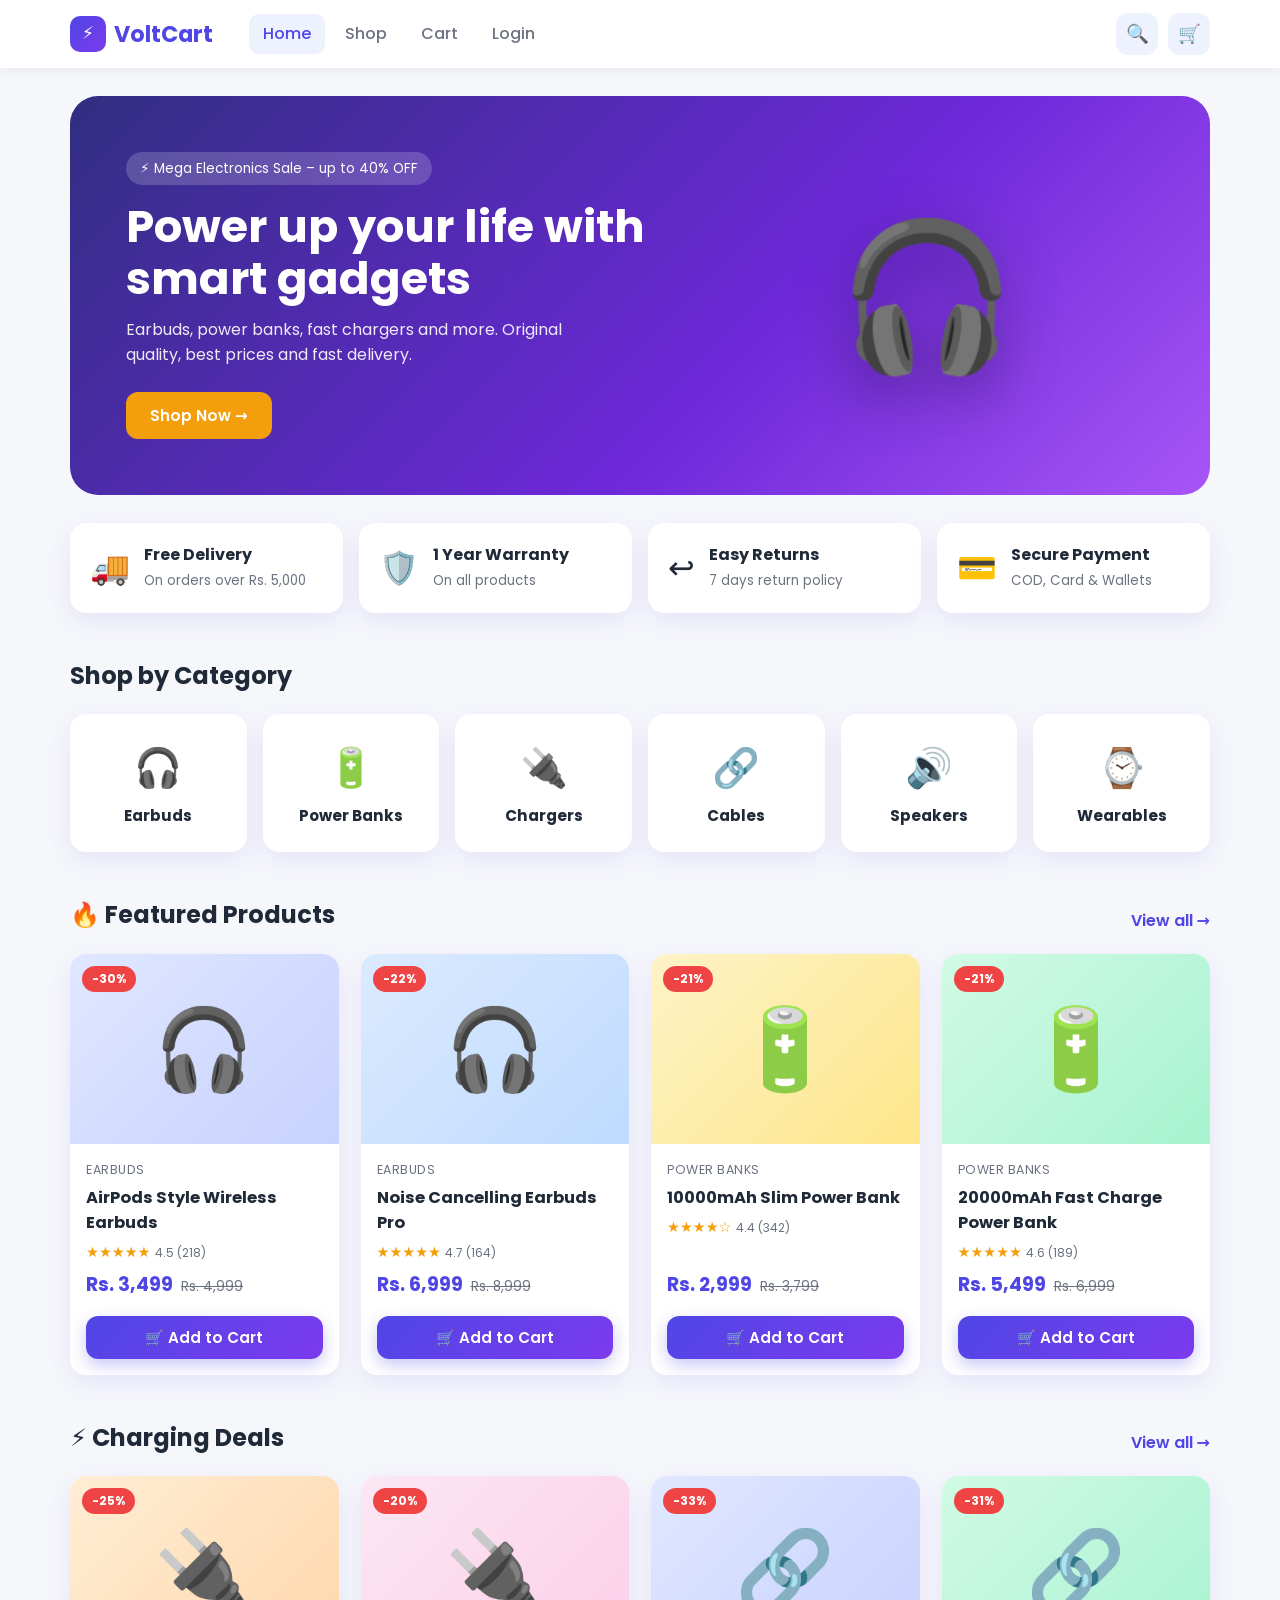
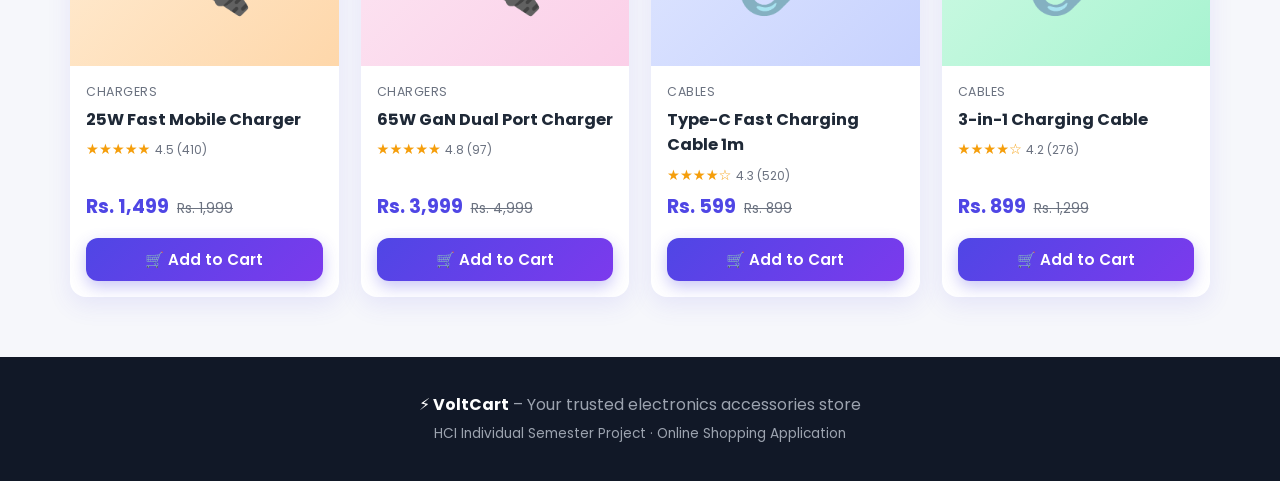
<file: index.html>
<!DOCTYPE html>
<html lang="en">
<head>
<meta charset="UTF-8">
<meta name="viewport" content="width=device-width, initial-scale=1">
<title>VoltCart | Electronics Accessories Store</title>
<link rel="preconnect" href="https://fonts.googleapis.com">
<link href="https://fonts.googleapis.com/css2?family=Poppins:wght@400;500;600;700&display=swap" rel="stylesheet">
<link rel="stylesheet" href="style.css">
</head>
<body>
<div id="header"></div>
<main class="container">
  <section class="hero">
    <div>
      <span class="tag">⚡ Mega Electronics Sale – up to 40% OFF</span>
      <h1>Power up your life with smart gadgets</h1>
      <p>Earbuds, power banks, fast chargers and more. Original quality, best prices and fast delivery.</p>
      <a href="products.html" class="btn btn-accent">Shop Now →</a>
    </div>
    <div class="hero-art">🎧</div>
  </section>

  <section class="features">
    <div class="feature"><span class="ico">🚚</span><div><b>Free Delivery</b><br><small>On orders over Rs. 5,000</small></div></div>
    <div class="feature"><span class="ico">🛡️</span><div><b>1 Year Warranty</b><br><small>On all products</small></div></div>
    <div class="feature"><span class="ico">↩️</span><div><b>Easy Returns</b><br><small>7 days return policy</small></div></div>
    <div class="feature"><span class="ico">💳</span><div><b>Secure Payment</b><br><small>COD, Card &amp; Wallets</small></div></div>
  </section>

  <section class="section">
    <div class="section-head"><h2>Shop by Category</h2></div>
    <div class="cats" id="cats"></div>
  </section>

  <section class="section">
    <div class="section-head"><h2>🔥 Featured Products</h2><a href="products.html">View all →</a></div>
    <div class="grid" id="featured"></div>
  </section>

  <section class="section">
    <div class="section-head"><h2>⚡ Charging Deals</h2><a href="products.html?cat=Chargers">View all →</a></div>
    <div class="grid" id="deals"></div>
  </section>
</main>
<div id="footer"></div>
<script src="app.js"></script>
<script>initHome();</script>
</body>
</html>
</file>
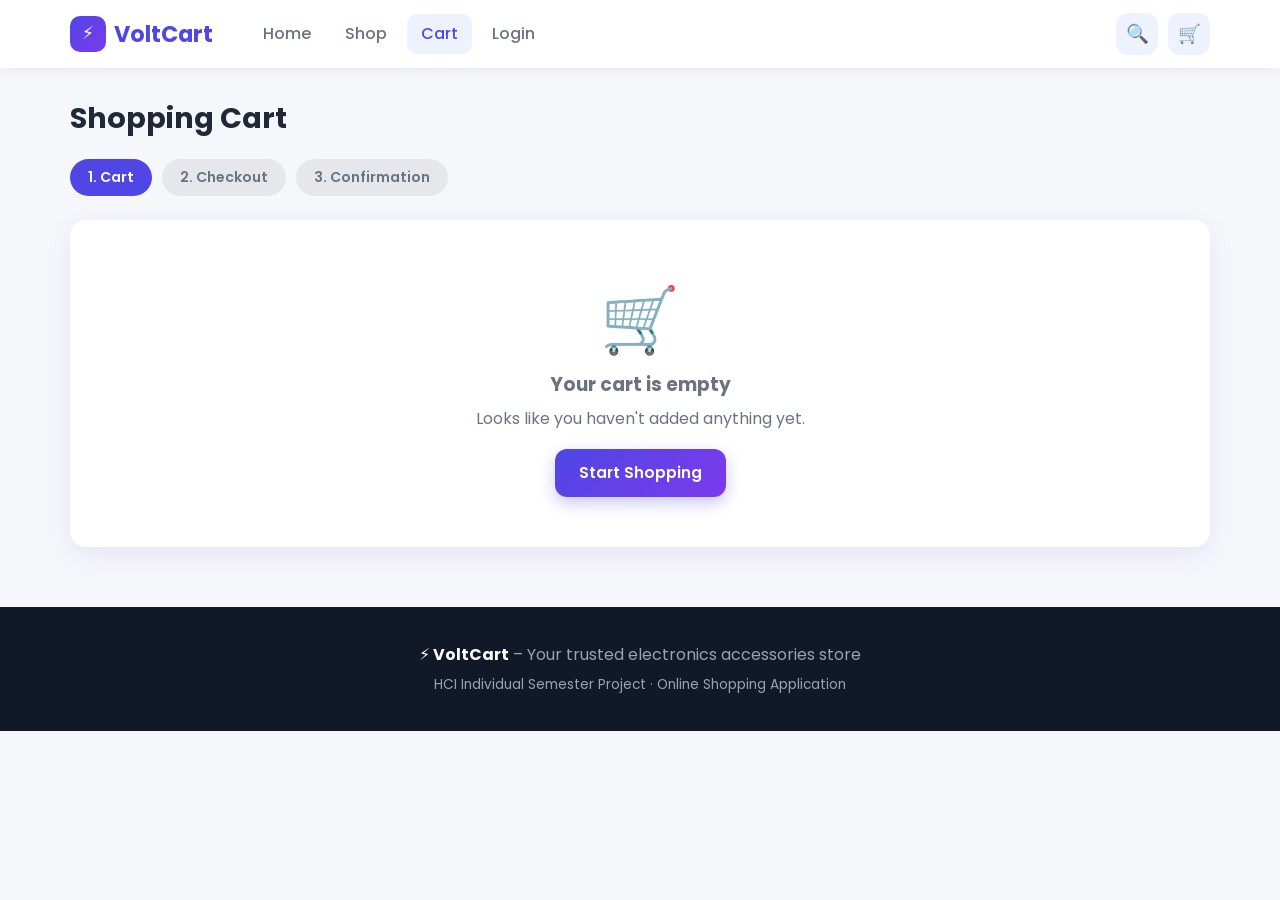
<file: cart.html>
<!DOCTYPE html>
<html lang="en">
<head>
<meta charset="UTF-8">
<meta name="viewport" content="width=device-width, initial-scale=1">
<title>Cart | VoltCart</title>
<link rel="preconnect" href="https://fonts.googleapis.com">
<link href="https://fonts.googleapis.com/css2?family=Poppins:wght@400;500;600;700&display=swap" rel="stylesheet">
<link rel="stylesheet" href="style.css">
</head>
<body>
<div id="header"></div>
<main class="container">
  <h1 class="page-title">Shopping Cart</h1>
  <div class="steps"><span class="step current">1. Cart</span><span class="step">2. Checkout</span><span class="step">3. Confirmation</span></div>
  <div id="cart-area"></div>
</main>
<div id="footer"></div>
<script src="app.js"></script>
<script>initCart();</script>
</body>
</html>
</file>
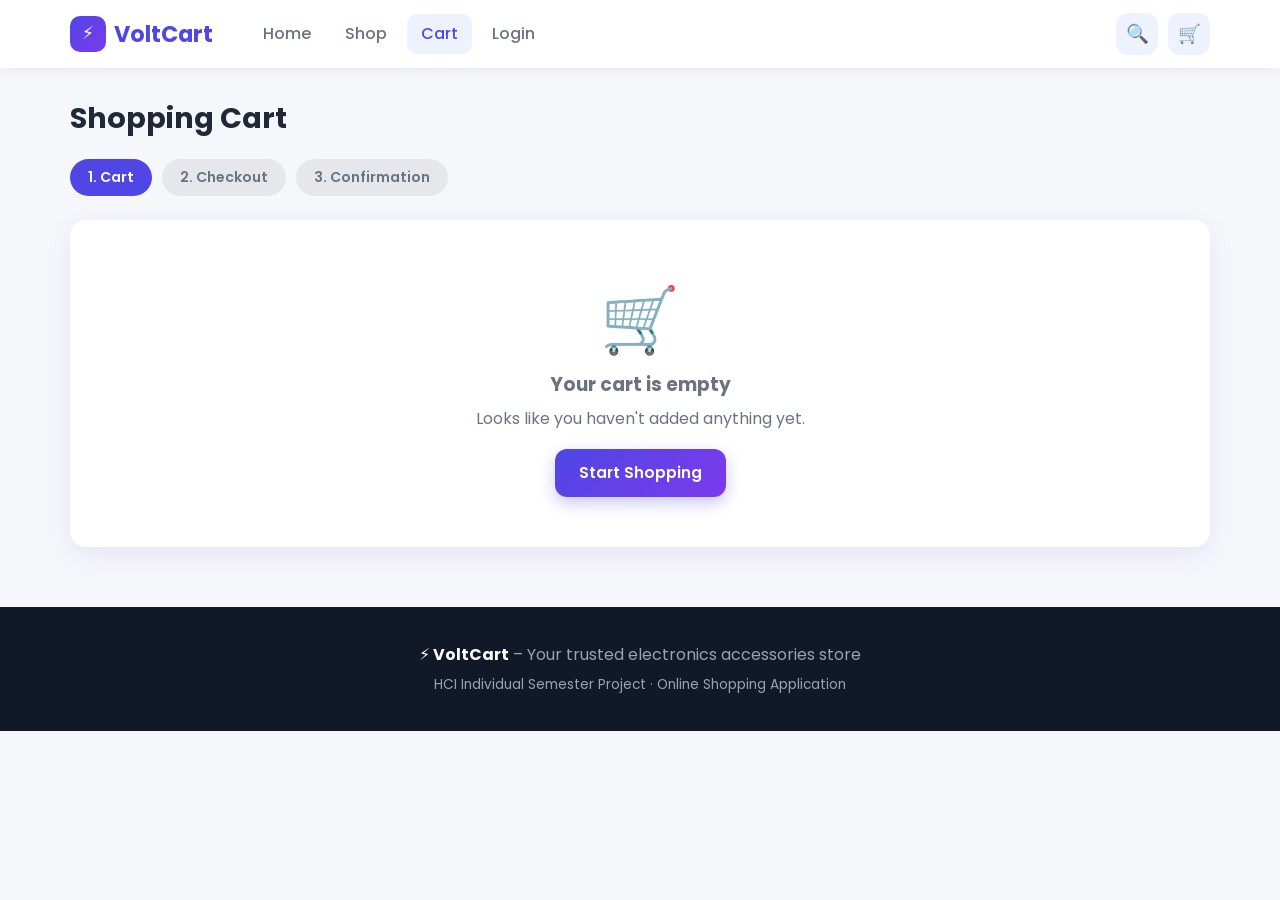
<file: checkout.html>
<!DOCTYPE html>
<html lang="en">
<head>
<meta charset="UTF-8">
<meta name="viewport" content="width=device-width, initial-scale=1">
<title>Checkout | VoltCart</title>
<link rel="preconnect" href="https://fonts.googleapis.com">
<link href="https://fonts.googleapis.com/css2?family=Poppins:wght@400;500;600;700&display=swap" rel="stylesheet">
<link rel="stylesheet" href="style.css">
</head>
<body>
<div id="header"></div>
<main class="container">
  <h1 class="page-title">Checkout</h1>
  <div class="steps"><span class="step done">✓ 1. Cart</span><span class="step current">2. Checkout</span><span class="step">3. Confirmation</span></div>
  <div class="layout">
    <form class="panel" id="checkout-form" novalidate>
      <h3 style="margin-bottom:16px">Delivery Details</h3>
      <div class="field"><label for="name">Full Name</label><input class="input" id="name" placeholder="e.g. Ali Khan" autocomplete="name"><div class="err-msg">Please enter your full name (min 3 letters).</div></div>
      <div class="row2">
        <div class="field"><label for="phone">Phone Number</label><input class="input" id="phone" placeholder="03XX XXXXXXX" inputmode="tel" autocomplete="tel"><div class="err-msg">Enter a valid mobile number, e.g. 03001234567.</div></div>
        <div class="field"><label for="email">Email</label><input class="input" id="email" type="email" placeholder="you@email.com" autocomplete="email"><div class="err-msg">Enter a valid email address.</div></div>
      </div>
      <div class="field"><label for="city">City</label><input class="input" id="city" placeholder="e.g. Karachi" autocomplete="address-level2"><div class="err-msg">Please enter your city.</div></div>
      <div class="field"><label for="address">Complete Address</label><input class="input" id="address" placeholder="House no, street, area" autocomplete="street-address"><div class="err-msg">Please enter a complete address.</div></div>
      <h3 style="margin:22px 0 12px">Payment Method</h3>
      <div class="pay-options">
        <label class="pay"><input type="radio" name="pay" value="Cash on Delivery" checked> 💵 Cash on Delivery</label>
        <label class="pay"><input type="radio" name="pay" value="Easypaisa / JazzCash"> 📱 Easypaisa / JazzCash</label>
        <label class="pay"><input type="radio" name="pay" value="Debit / Credit Card"> 💳 Debit / Credit Card</label>
      </div>
      <button class="btn btn-primary btn-block" style="margin-top:22px" type="submit">✔ Place Order</button>
      <a href="cart.html" style="display:block;text-align:center;margin-top:12px;color:var(--primary);font-weight:600">← Back to cart</a>
    </form>
    <aside class="panel"><h3 style="margin-bottom:10px">Your Order</h3><div id="sum"></div></aside>
  </div>
</main>
<div id="footer"></div>
<script src="app.js"></script>
<script>initCheckout();</script>
</body>
</html>
</file>
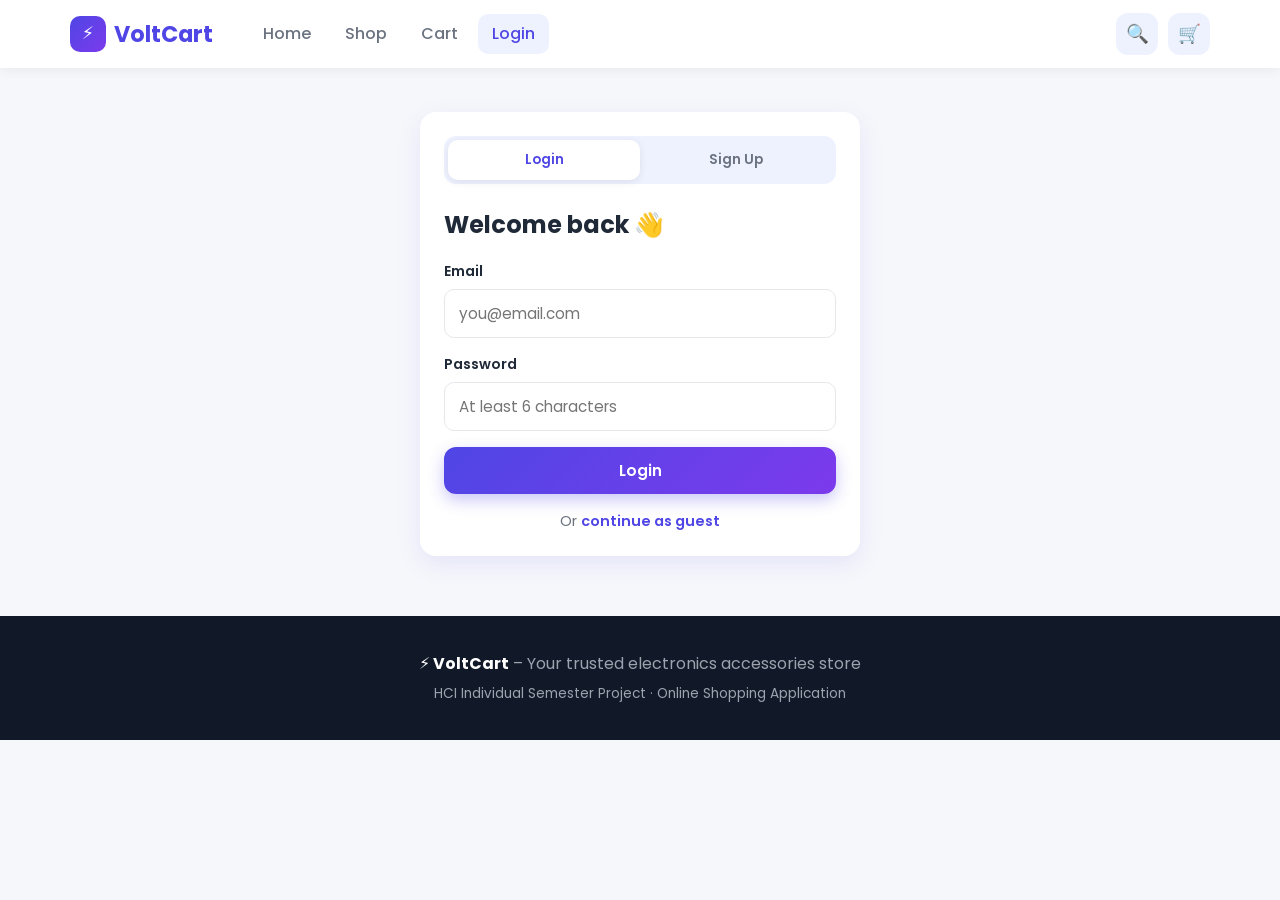
<file: login.html>
<!DOCTYPE html>
<html lang="en">
<head>
<meta charset="UTF-8">
<meta name="viewport" content="width=device-width, initial-scale=1">
<title>Login | VoltCart</title>
<link rel="preconnect" href="https://fonts.googleapis.com">
<link href="https://fonts.googleapis.com/css2?family=Poppins:wght@400;500;600;700&display=swap" rel="stylesheet">
<link rel="stylesheet" href="style.css">
</head>
<body>
<div id="header"></div>
<main class="container">
  <div class="auth panel">
    <div class="tabs"><button class="tab active" data-m="login" type="button">Login</button><button class="tab" data-m="signup" type="button">Sign Up</button></div>
    <h2 id="auth-title" style="margin-bottom:18px">Welcome back 👋</h2>
    <form id="auth-form" novalidate>
      <div class="field" id="name-field" style="display:none"><label for="a-name">Full Name</label><input class="input" id="a-name" placeholder="Your name"></div>
      <div class="field"><label for="a-email">Email</label><input class="input" id="a-email" type="email" placeholder="you@email.com" autocomplete="email"><div class="err-msg">Enter a valid email address.</div></div>
      <div class="field"><label for="a-pass">Password</label><input class="input" id="a-pass" type="password" placeholder="At least 6 characters" autocomplete="current-password"><div class="err-msg">Password must be at least 6 characters.</div></div>
      <button class="btn btn-primary btn-block" id="auth-btn" type="submit">Login</button>
    </form>
    <p style="text-align:center;margin-top:16px;color:var(--muted);font-size:.9rem">Or <a href="products.html" style="color:var(--primary);font-weight:600">continue as guest</a></p>
  </div>
</main>
<div id="footer"></div>
<script src="app.js"></script>
<script>initLogin();</script>
</body>
</html>
</file>
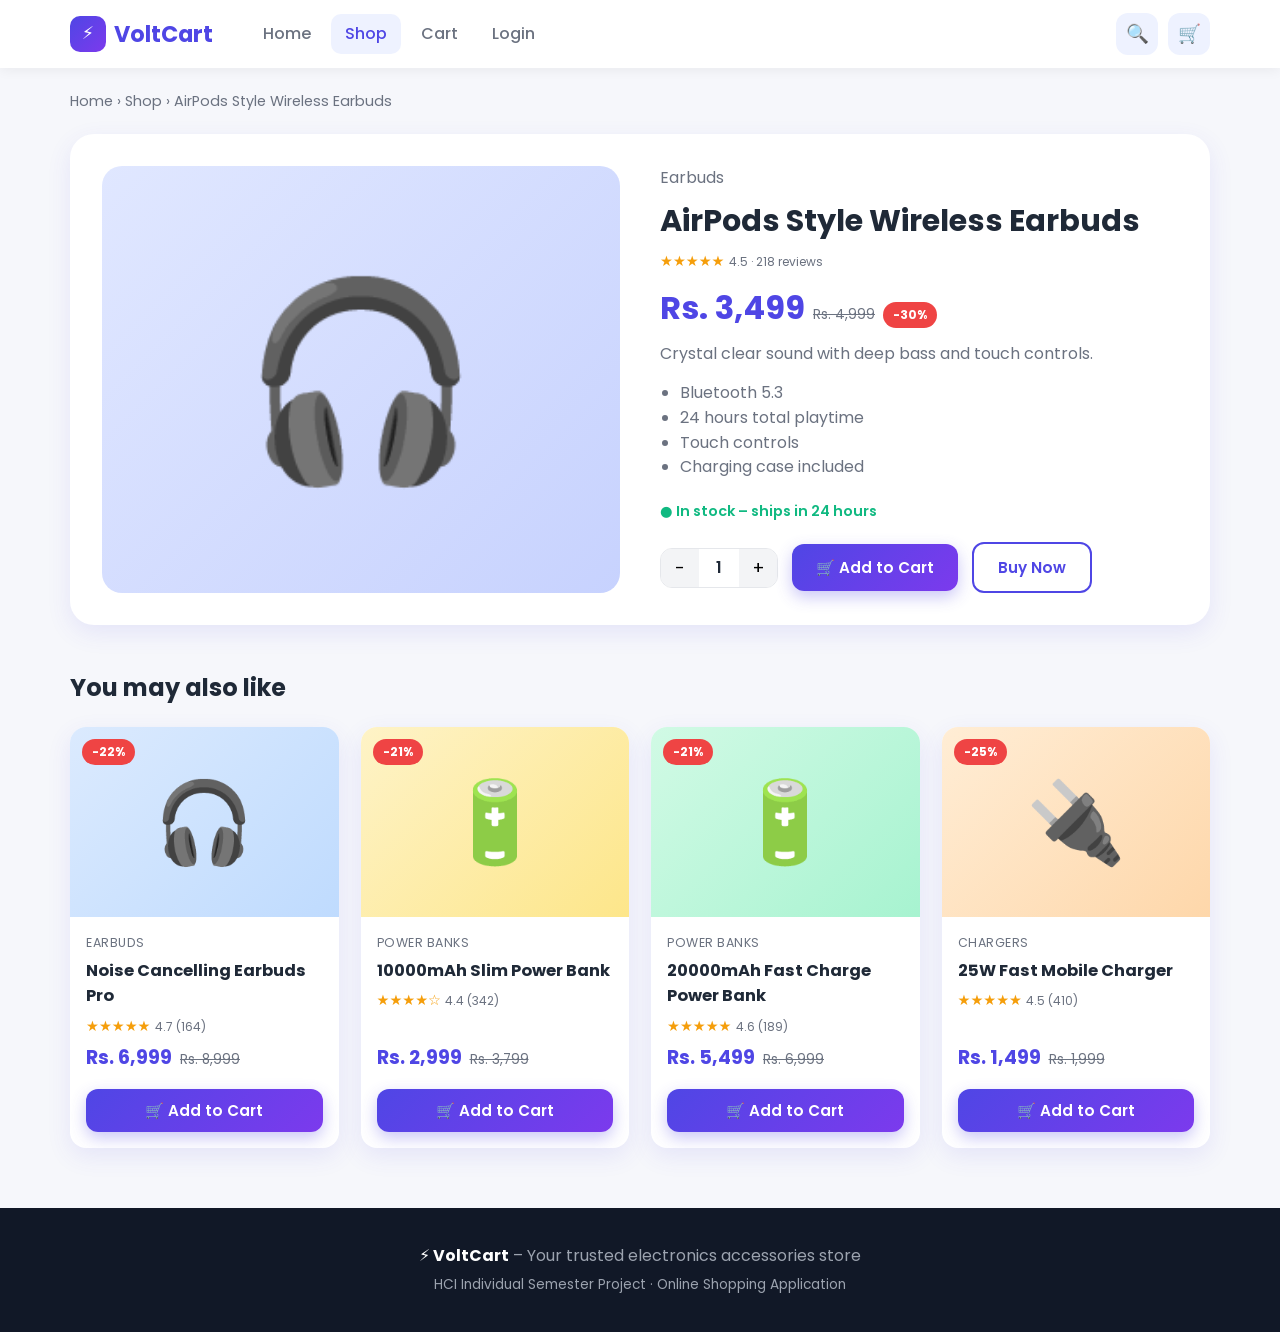
<file: product.html>
<!DOCTYPE html>
<html lang="en">
<head>
<meta charset="UTF-8">
<meta name="viewport" content="width=device-width, initial-scale=1">
<title>Product | VoltCart</title>
<link rel="preconnect" href="https://fonts.googleapis.com">
<link href="https://fonts.googleapis.com/css2?family=Poppins:wght@400;500;600;700&display=swap" rel="stylesheet">
<link rel="stylesheet" href="style.css">
</head>
<body>
<div id="header"></div>
<main class="container">
  <p class="breadcrumb"><a href="index.html">Home</a> › <a href="products.html">Shop</a> › <span id="bc"></span></p>
  <section class="detail" id="detail"></section>
  <section class="section">
    <div class="section-head"><h2>You may also like</h2></div>
    <div class="grid" id="related"></div>
  </section>
</main>
<div id="footer"></div>
<script src="app.js"></script>
<script>initProduct();</script>
</body>
</html>
</file>
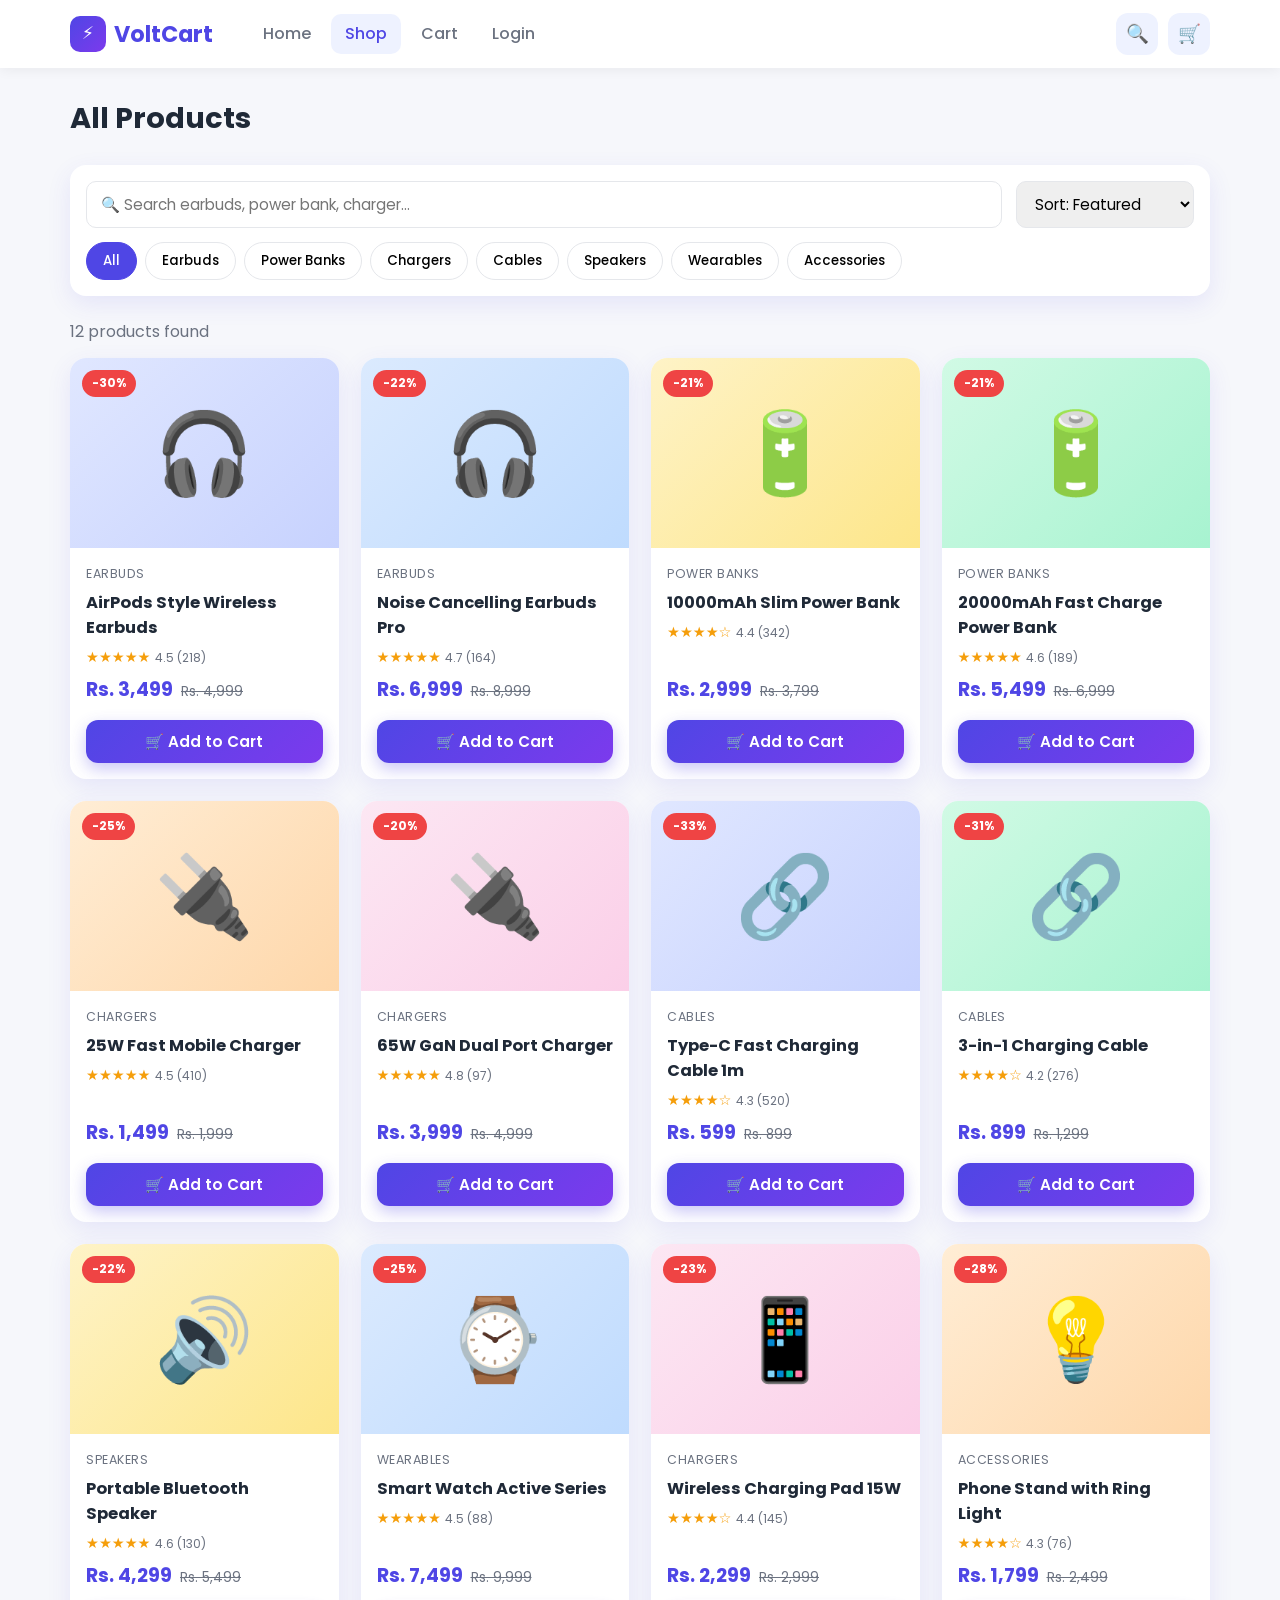
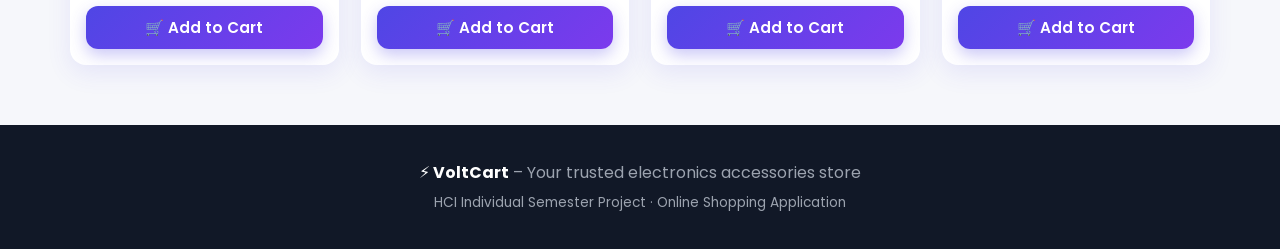
<file: products.html>
<!DOCTYPE html>
<html lang="en">
<head>
<meta charset="UTF-8">
<meta name="viewport" content="width=device-width, initial-scale=1">
<title>Shop | VoltCart</title>
<link rel="preconnect" href="https://fonts.googleapis.com">
<link href="https://fonts.googleapis.com/css2?family=Poppins:wght@400;500;600;700&display=swap" rel="stylesheet">
<link rel="stylesheet" href="style.css">
</head>
<body>
<div id="header"></div>
<main class="container">
  <h1 class="page-title">All Products</h1>
  <div class="toolbar">
    <input id="search" type="search" placeholder="🔍 Search earbuds, power bank, charger..." aria-label="Search products">
    <select id="sort" aria-label="Sort products">
      <option value="">Sort: Featured</option>
      <option value="low">Price: Low to High</option>
      <option value="high">Price: High to Low</option>
      <option value="rating">Top Rated</option>
    </select>
    <div class="chips" id="chips"></div>
  </div>
  <p id="count" style="color:var(--muted);margin-bottom:14px"></p>
  <div class="grid" id="grid"></div>
</main>
<div id="footer"></div>
<script src="app.js"></script>
<script>initShop();</script>
</body>
</html>
</file>
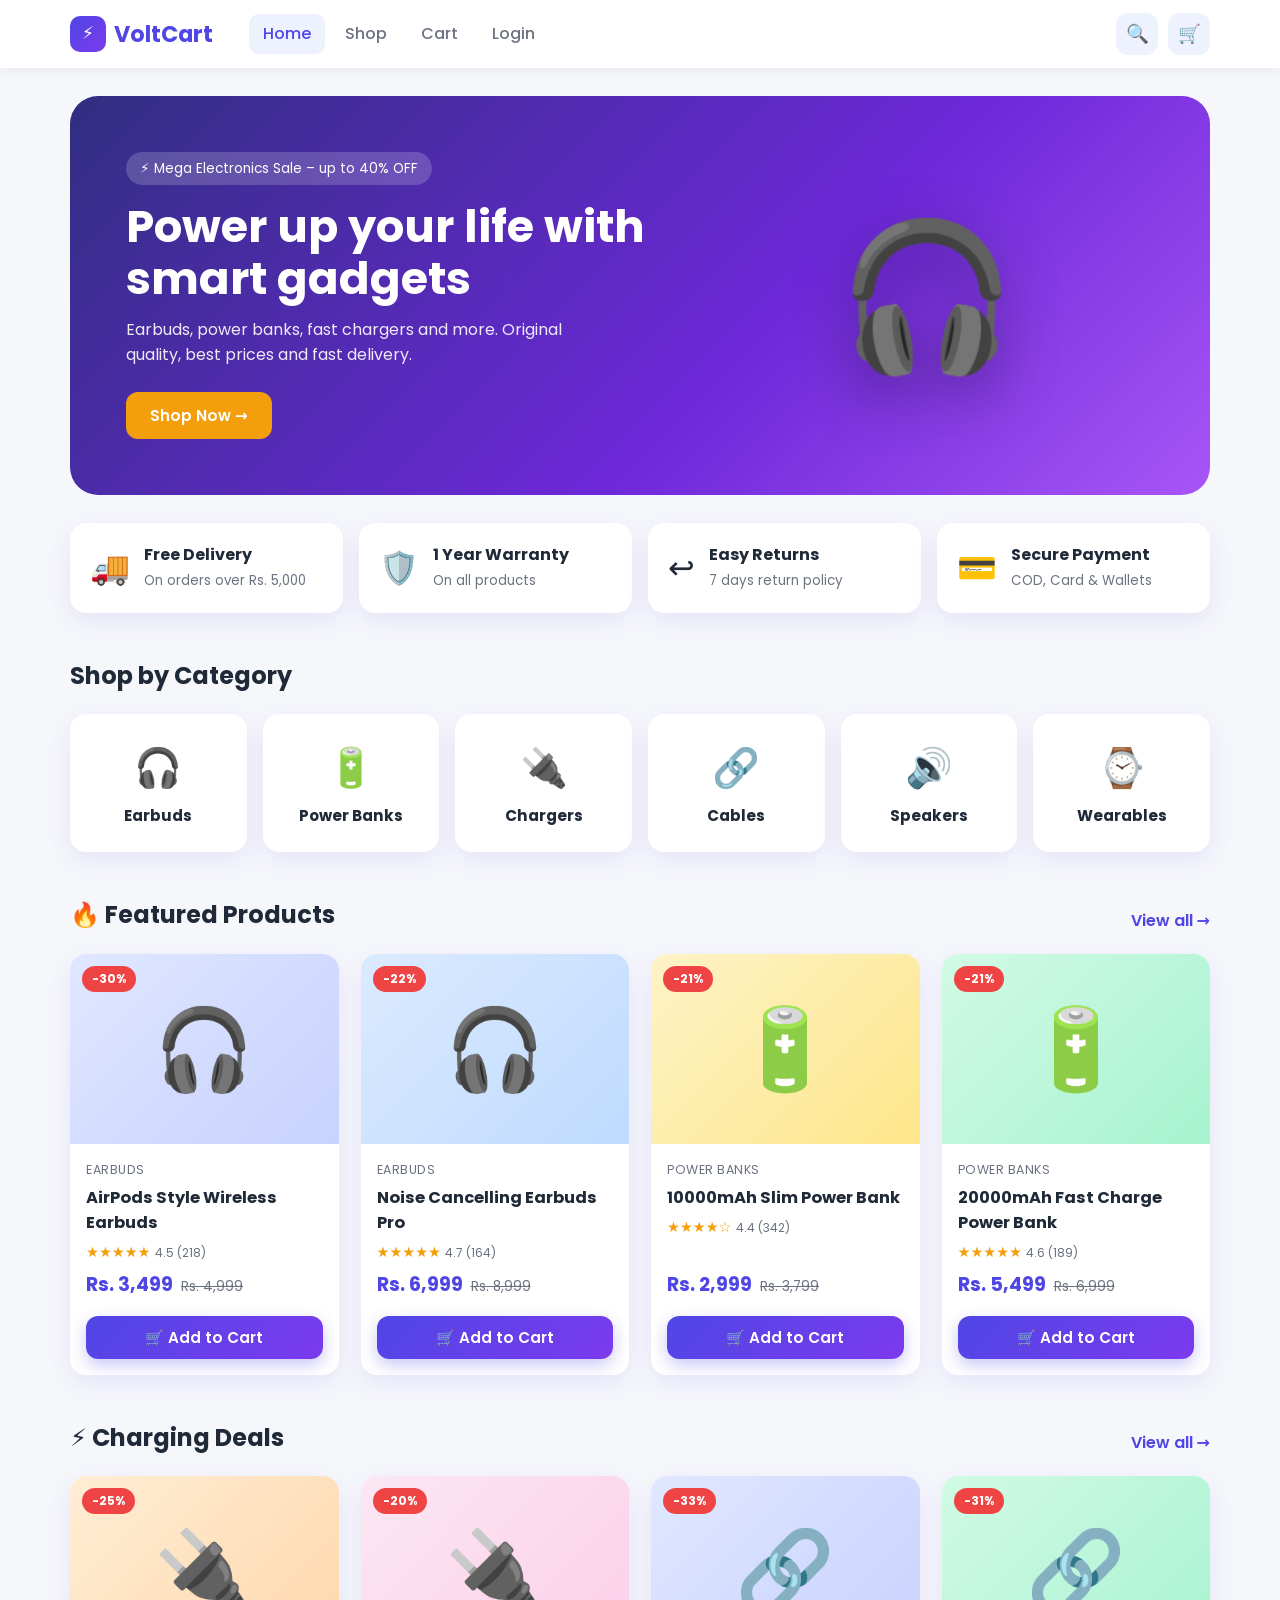
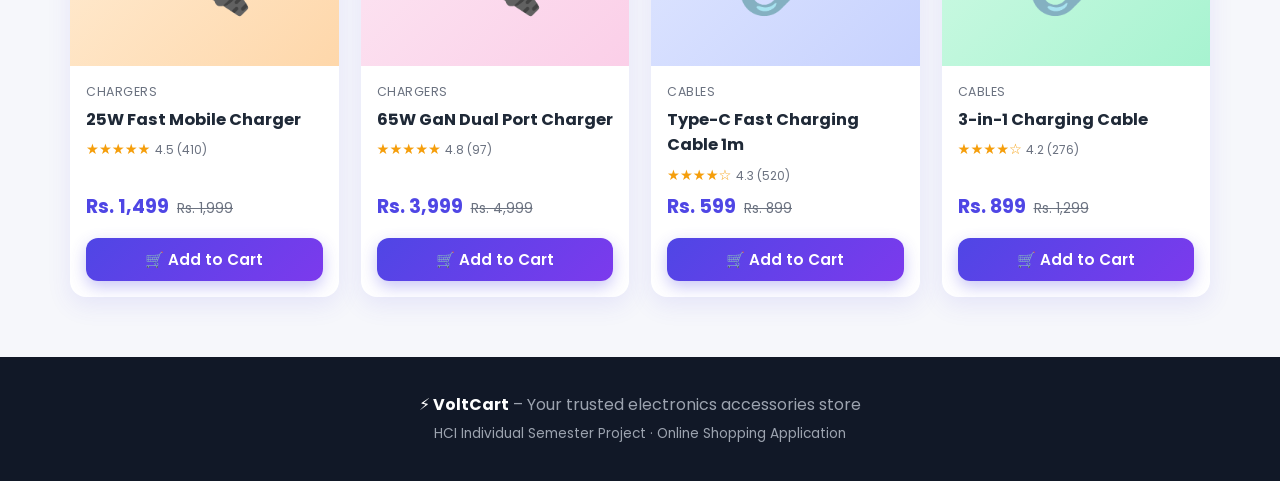
<file: success.html>
<!DOCTYPE html>
<html lang="en">
<head>
<meta charset="UTF-8">
<meta name="viewport" content="width=device-width, initial-scale=1">
<title>Order Confirmed | VoltCart</title>
<link rel="preconnect" href="https://fonts.googleapis.com">
<link href="https://fonts.googleapis.com/css2?family=Poppins:wght@400;500;600;700&display=swap" rel="stylesheet">
<link rel="stylesheet" href="style.css">
</head>
<body>
<div id="header"></div>
<main class="container">
  <div class="steps" style="justify-content:center;margin-top:28px"><span class="step done">✓ 1. Cart</span><span class="step done">✓ 2. Checkout</span><span class="step current">3. Confirmation</span></div>
  <div class="success-box">
    <div class="check">✓</div>
    <h1>Order Placed Successfully!</h1>
    <div id="order-info"></div>
    <div style="display:flex;gap:12px;justify-content:center;margin-top:24px;flex-wrap:wrap">
      <a class="btn btn-primary" href="products.html">Continue Shopping</a>
      <a class="btn btn-outline" href="index.html">Go to Home</a>
    </div>
  </div>
</main>
<div id="footer"></div>
<script src="app.js"></script>
<script>initSuccess();</script>
</body>
</html>
</file>
<file: style.css>
:root{
  --primary:#4f46e5; --primary-dark:#3730a3; --accent:#f59e0b; --bg:#f6f7fb; --card:#ffffff;
  --text:#1f2937; --muted:#6b7280; --border:#e5e7eb; --success:#10b981; --danger:#ef4444;
  --radius:16px; --shadow:0 8px 24px rgba(79,70,229,.10);
}
*{box-sizing:border-box;margin:0;padding:0}
html{scroll-behavior:smooth}
body{font-family:'Poppins','Segoe UI',system-ui,sans-serif;background:var(--bg);color:var(--text);line-height:1.55}
a{color:inherit;text-decoration:none}
button{font-family:inherit;cursor:pointer}
.container{max-width:1180px;margin:0 auto;padding:0 20px}

/* Header */
.header{background:#fff;position:sticky;top:0;z-index:50;box-shadow:0 2px 12px rgba(0,0,0,.06)}
.header .container{display:flex;align-items:center;gap:24px;height:68px}
.logo{font-weight:700;font-size:1.4rem;color:var(--primary);display:flex;align-items:center;gap:8px}
.logo span{background:linear-gradient(135deg,var(--primary),#7c3aed);color:#fff;width:36px;height:36px;border-radius:10px;display:grid;place-items:center;font-size:1.1rem}
.nav{display:flex;gap:6px;margin-left:12px}
.nav a{padding:8px 14px;border-radius:10px;font-weight:500;color:var(--muted);transition:.2s}
.nav a:hover,.nav a.active{background:#eef2ff;color:var(--primary)}
.header-actions{margin-left:auto;display:flex;gap:10px;align-items:center}
.icon-btn{position:relative;background:#eef2ff;border:none;width:42px;height:42px;border-radius:12px;font-size:1.15rem;display:grid;place-items:center;transition:.2s}
.icon-btn:hover{background:var(--primary);transform:translateY(-2px)}
.badge{position:absolute;top:-6px;right:-6px;background:var(--accent);color:#fff;font-size:.7rem;font-weight:700;min-width:20px;height:20px;border-radius:10px;display:grid;place-items:center;padding:0 5px}
.menu-toggle{display:none}

/* Buttons */
.btn{display:inline-flex;align-items:center;justify-content:center;gap:8px;padding:12px 24px;border-radius:12px;border:none;font-weight:600;font-size:.95rem;transition:.2s}
.btn-primary{background:linear-gradient(135deg,var(--primary),#7c3aed);color:#fff;box-shadow:0 6px 16px rgba(79,70,229,.3)}
.btn-primary:hover{transform:translateY(-2px);box-shadow:0 10px 22px rgba(79,70,229,.4)}
.btn-outline{background:#fff;border:2px solid var(--primary);color:var(--primary)}
.btn-outline:hover{background:var(--primary);color:#fff}
.btn-accent{background:var(--accent);color:#fff}
.btn-block{width:100%}
.btn:focus-visible,input:focus-visible,select:focus-visible{outline:3px solid #a5b4fc;outline-offset:2px}

/* Hero */
.hero{background:linear-gradient(135deg,#312e81,#6d28d9 60%,#a855f7);color:#fff;border-radius:28px;margin:28px 0;padding:56px;display:grid;grid-template-columns:1.2fr 1fr;gap:30px;align-items:center;overflow:hidden;position:relative}
.hero h1{font-size:2.8rem;line-height:1.15;margin-bottom:14px}
.hero p{opacity:.9;margin-bottom:24px;max-width:460px}
.hero .tag{display:inline-block;background:rgba(255,255,255,.18);padding:6px 14px;border-radius:20px;font-size:.85rem;margin-bottom:16px}
.hero-art{font-size:9rem;text-align:center;filter:drop-shadow(0 20px 30px rgba(0,0,0,.35));animation:float 4s ease-in-out infinite}
@keyframes float{50%{transform:translateY(-14px)}}

.section{margin:44px 0}
.section-head{display:flex;justify-content:space-between;align-items:end;margin-bottom:20px}
.section-head h2{font-size:1.5rem}
.section-head a{color:var(--primary);font-weight:600}

/* Categories */
.cats{display:grid;grid-template-columns:repeat(auto-fit,minmax(150px,1fr));gap:16px}
.cat{background:var(--card);border-radius:var(--radius);padding:22px 12px;text-align:center;box-shadow:var(--shadow);transition:.2s;border:2px solid transparent}
.cat:hover{transform:translateY(-5px);border-color:var(--primary)}
.cat .ico{font-size:2.4rem;display:block;margin-bottom:6px}
.cat b{font-size:.95rem}

/* Product grid */
.grid{display:grid;grid-template-columns:repeat(auto-fill,minmax(250px,1fr));gap:22px}
.card{background:var(--card);border-radius:var(--radius);overflow:hidden;box-shadow:var(--shadow);transition:.25s;display:flex;flex-direction:column}
.card:hover{transform:translateY(-6px);box-shadow:0 16px 34px rgba(79,70,229,.2)}
.card-img{height:190px;display:grid;place-items:center;font-size:5rem;position:relative}
.discount{position:absolute;top:12px;left:12px;background:var(--danger);color:#fff;font-size:.75rem;font-weight:700;padding:4px 10px;border-radius:20px}
.card-body{padding:16px;display:flex;flex-direction:column;gap:6px;flex:1}
.card-body .cat-name{font-size:.78rem;color:var(--muted);text-transform:uppercase;letter-spacing:.5px}
.card-body h3{font-size:1.02rem}
.stars{color:var(--accent);font-size:.9rem}
.stars small{color:var(--muted)}
.price{display:flex;gap:8px;align-items:baseline;margin-top:auto}
.price b{font-size:1.2rem;color:var(--primary)}
.price s{color:var(--muted);font-size:.85rem}
.card .btn{margin-top:10px;padding:10px}

/* Toolbar */
.toolbar{display:flex;gap:14px;flex-wrap:wrap;align-items:center;background:#fff;padding:16px;border-radius:var(--radius);box-shadow:var(--shadow);margin:24px 0}
.toolbar input,.toolbar select{padding:11px 14px;border:1.5px solid var(--border);border-radius:10px;font-family:inherit;font-size:.95rem}
.toolbar input{flex:1;min-width:200px}
.chips{display:flex;gap:8px;flex-wrap:wrap;width:100%}
.chip{padding:8px 16px;border-radius:20px;border:1.5px solid var(--border);background:#fff;font-weight:500;transition:.2s}
.chip.active,.chip:hover{background:var(--primary);color:#fff;border-color:var(--primary)}

/* Features */
.features{display:grid;grid-template-columns:repeat(auto-fit,minmax(210px,1fr));gap:16px}
.feature{background:#fff;border-radius:var(--radius);padding:20px;display:flex;gap:14px;align-items:center;box-shadow:var(--shadow)}
.feature .ico{font-size:2rem}
.feature small{color:var(--muted)}

/* Product detail */
.breadcrumb{margin:22px 0;color:var(--muted);font-size:.9rem}
.breadcrumb a:hover{color:var(--primary)}
.detail{display:grid;grid-template-columns:1fr 1fr;gap:40px;background:#fff;border-radius:24px;padding:32px;box-shadow:var(--shadow)}
.detail-img{border-radius:20px;display:grid;place-items:center;font-size:12rem;min-height:380px}
.detail h1{font-size:1.9rem;margin:6px 0}
.detail .price b{font-size:2rem}
.detail ul{margin:14px 0 20px 20px;color:var(--muted)}
.qty{display:inline-flex;align-items:center;border:1.5px solid var(--border);border-radius:12px;overflow:hidden}
.qty button{width:38px;height:38px;border:none;background:#f3f4f6;font-size:1.1rem}
.qty button:hover{background:#e0e7ff}
.qty span{min-width:40px;text-align:center;font-weight:600}
.buy-row{display:flex;gap:14px;flex-wrap:wrap;align-items:center;margin-top:20px}
.stock{color:var(--success);font-weight:600;font-size:.9rem}

/* Cart / Checkout */
.page-title{font-size:1.8rem;margin:28px 0 18px}
.steps{display:flex;gap:10px;margin-bottom:24px;flex-wrap:wrap}
.step{padding:8px 18px;border-radius:20px;background:#e5e7eb;color:var(--muted);font-weight:600;font-size:.88rem}
.step.done{background:#d1fae5;color:#047857}
.step.current{background:var(--primary);color:#fff}
.layout{display:grid;grid-template-columns:1.8fr 1fr;gap:24px;align-items:start}
.panel{background:#fff;border-radius:var(--radius);padding:24px;box-shadow:var(--shadow)}
.cart-item{display:grid;grid-template-columns:84px 1fr auto;gap:16px;align-items:center;padding:16px 0;border-bottom:1px solid var(--border)}
.cart-item:last-child{border:none}
.cart-thumb{height:84px;border-radius:14px;display:grid;place-items:center;font-size:2.6rem}
.cart-item h4{margin-bottom:2px}
.cart-item .remove{background:none;border:none;color:var(--danger);font-weight:600;margin-top:6px}
.line-total{font-weight:700;color:var(--primary);text-align:right}
.summary-row{display:flex;justify-content:space-between;padding:8px 0}
.summary-row.total{border-top:2px dashed var(--border);margin-top:8px;padding-top:14px;font-size:1.2rem;font-weight:700}
.coupon{display:flex;gap:8px;margin:14px 0}
.coupon input{flex:1;padding:10px 12px;border:1.5px solid var(--border);border-radius:10px;font-family:inherit}
.empty{text-align:center;padding:50px 10px;color:var(--muted)}
.empty .big{font-size:4rem}

form .field{margin-bottom:16px}
label{display:block;font-weight:600;font-size:.88rem;margin-bottom:6px}
.input{width:100%;padding:12px 14px;border:1.5px solid var(--border);border-radius:10px;font-family:inherit;font-size:.95rem;transition:.2s;background:#fff}
.input:focus{border-color:var(--primary)}
.input.error{border-color:var(--danger);background:#fef2f2}
.err-msg{color:var(--danger);font-size:.8rem;margin-top:4px;display:none}
.field.invalid .err-msg{display:block}
.field.invalid .input{border-color:var(--danger);background:#fef2f2}
.row2{display:grid;grid-template-columns:1fr 1fr;gap:14px}
.pay-options{display:grid;gap:10px}
.pay{display:flex;gap:12px;align-items:center;padding:14px;border:2px solid var(--border);border-radius:12px;cursor:pointer;font-weight:500}
.pay:has(input:checked){border-color:var(--primary);background:#eef2ff}

/* Success */
.success-box{max-width:560px;margin:50px auto;text-align:center;background:#fff;padding:44px 30px;border-radius:24px;box-shadow:var(--shadow)}
.check{width:90px;height:90px;border-radius:50%;background:#d1fae5;color:var(--success);font-size:3rem;display:grid;place-items:center;margin:0 auto 18px;animation:pop .5s}
@keyframes pop{from{transform:scale(0)}to{transform:scale(1)}}
.order-no{display:inline-block;background:#eef2ff;color:var(--primary);padding:8px 18px;border-radius:10px;font-weight:700;margin:12px 0}

/* Login */
.auth{max-width:440px;margin:44px auto}
.tabs{display:flex;background:#eef2ff;border-radius:12px;padding:4px;margin-bottom:22px}
.tab{flex:1;padding:10px;border:none;background:none;border-radius:10px;font-weight:600;color:var(--muted)}
.tab.active{background:#fff;color:var(--primary);box-shadow:0 2px 8px rgba(0,0,0,.08)}

/* Toast */
#toast{position:fixed;bottom:26px;left:50%;transform:translateX(-50%) translateY(100px);background:#111827;color:#fff;padding:14px 22px;border-radius:12px;opacity:0;transition:.35s;z-index:100;font-weight:500}
#toast.show{transform:translateX(-50%) translateY(0);opacity:1}

/* Footer */
.footer{background:#111827;color:#9ca3af;margin-top:60px;padding:36px 0;text-align:center}
.footer b{color:#fff}

/* Gradients for product tiles */
.g1{background:linear-gradient(135deg,#e0e7ff,#c7d2fe)}
.g2{background:linear-gradient(135deg,#fef3c7,#fde68a)}
.g3{background:linear-gradient(135deg,#d1fae5,#a7f3d0)}
.g4{background:linear-gradient(135deg,#fce7f3,#fbcfe8)}
.g5{background:linear-gradient(135deg,#dbeafe,#bfdbfe)}
.g6{background:linear-gradient(135deg,#ffedd5,#fed7aa)}

@media(max-width:860px){
  .hero{grid-template-columns:1fr;padding:32px;text-align:center}.hero p{margin-inline:auto}.hero h1{font-size:2rem}.hero-art{font-size:6rem}
  .detail,.layout{grid-template-columns:1fr}
  .detail-img{font-size:8rem;min-height:260px}
  .nav{position:absolute;top:68px;left:0;right:0;background:#fff;flex-direction:column;padding:10px 20px;display:none;box-shadow:0 8px 12px rgba(0,0,0,.08)}
  .nav.open{display:flex}
  .menu-toggle{display:grid}
  .row2{grid-template-columns:1fr}
}
</file>
